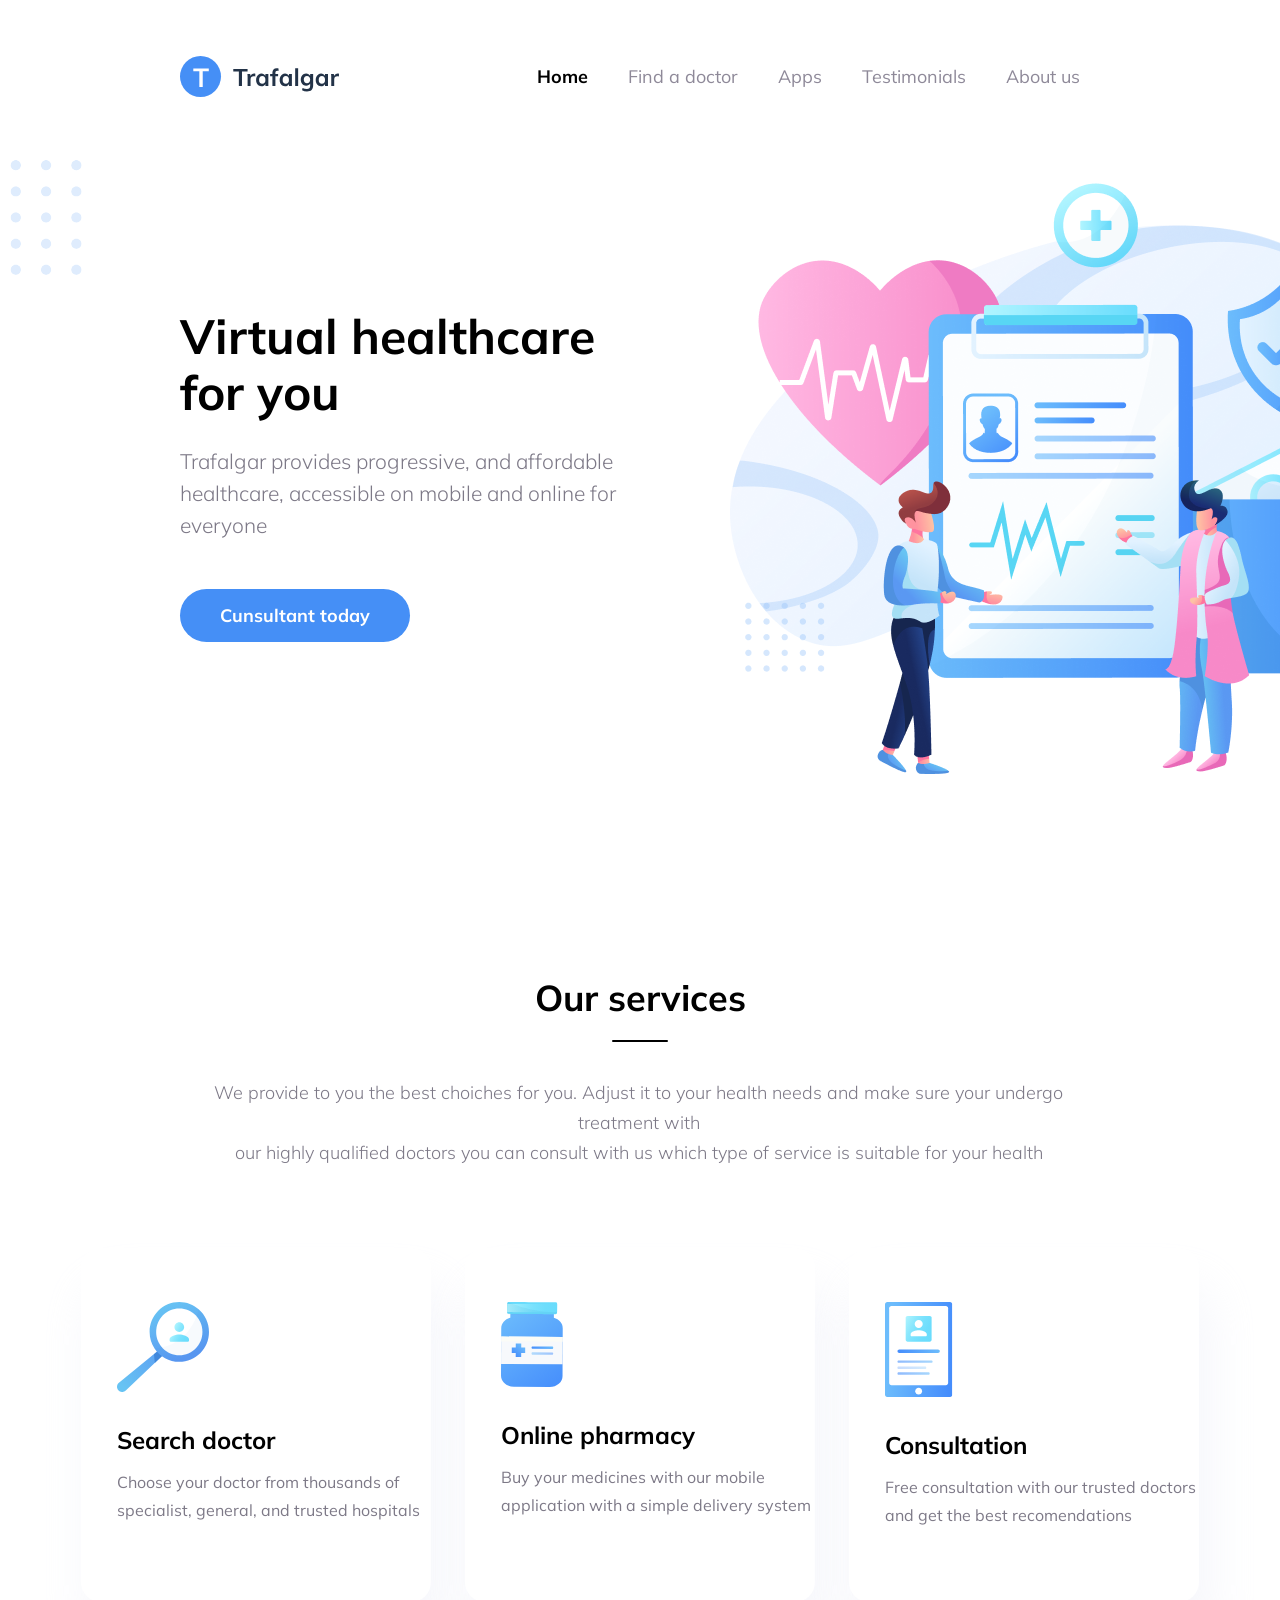
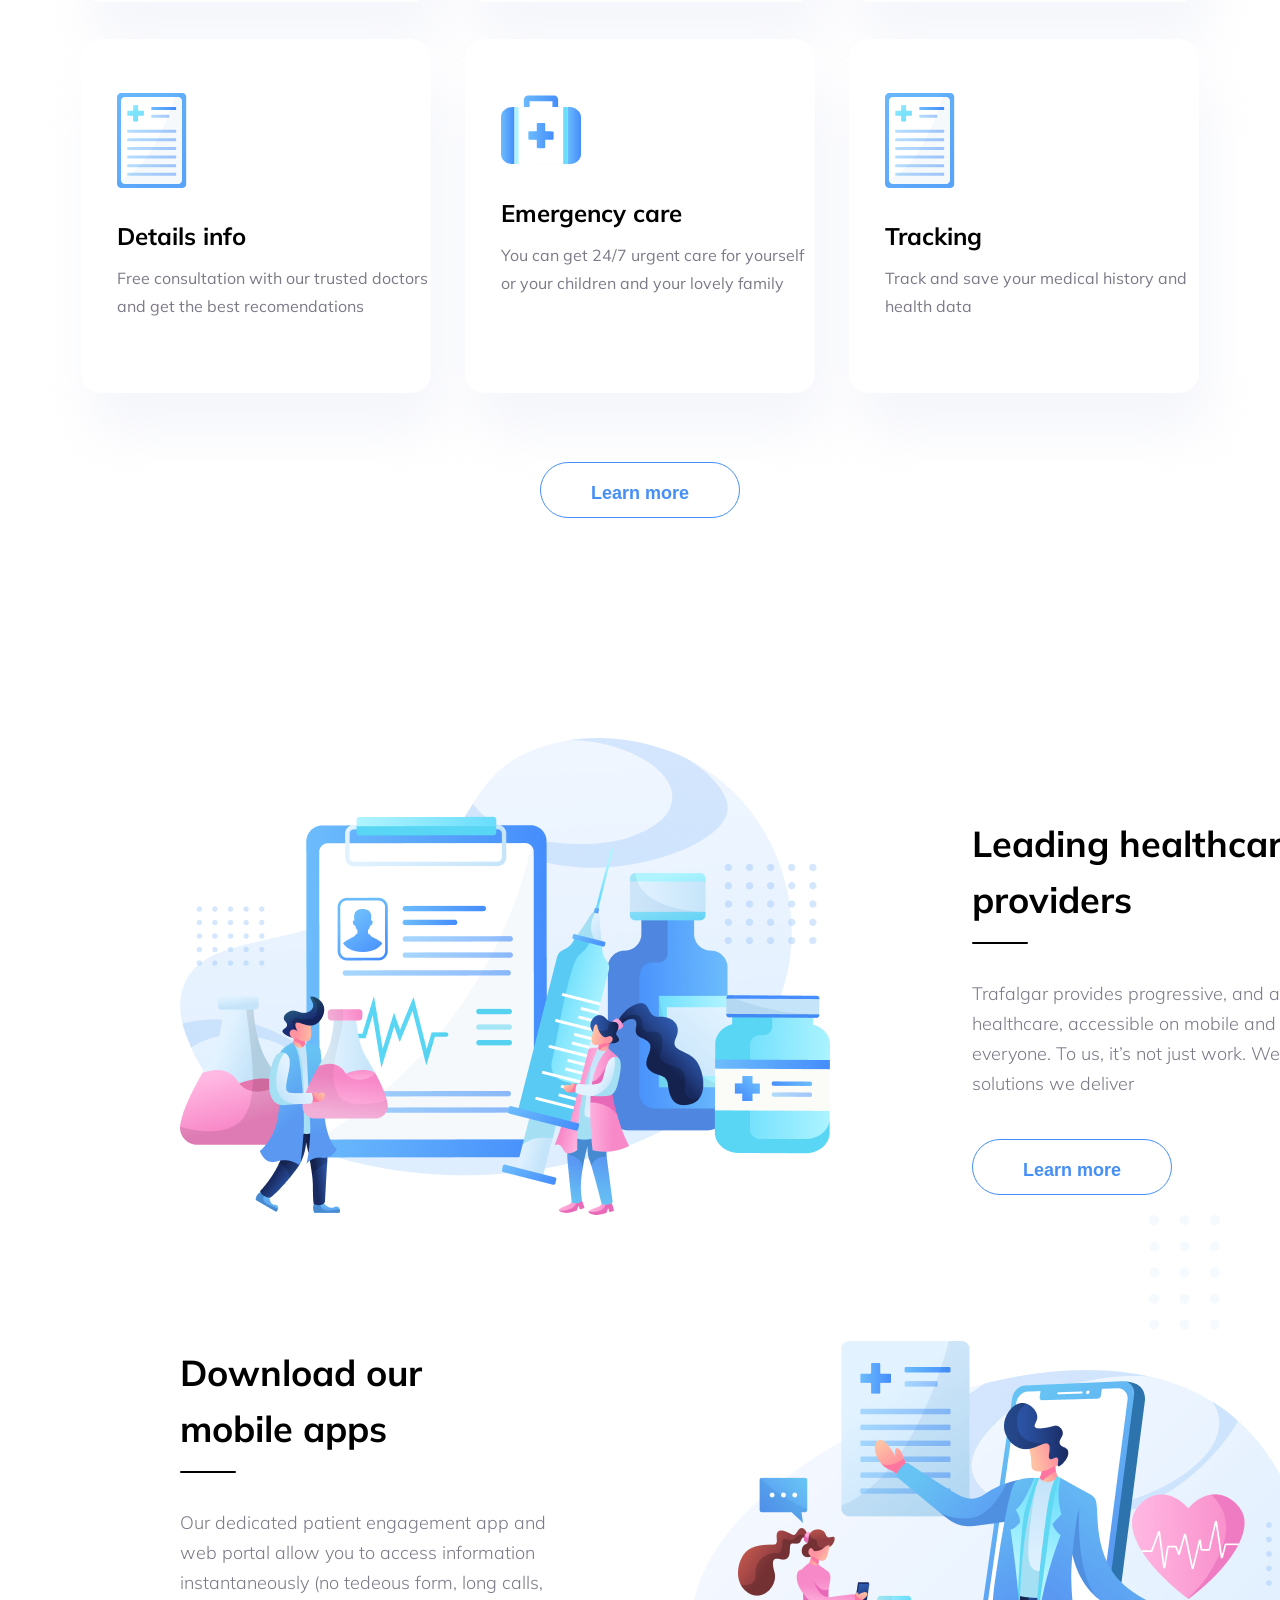
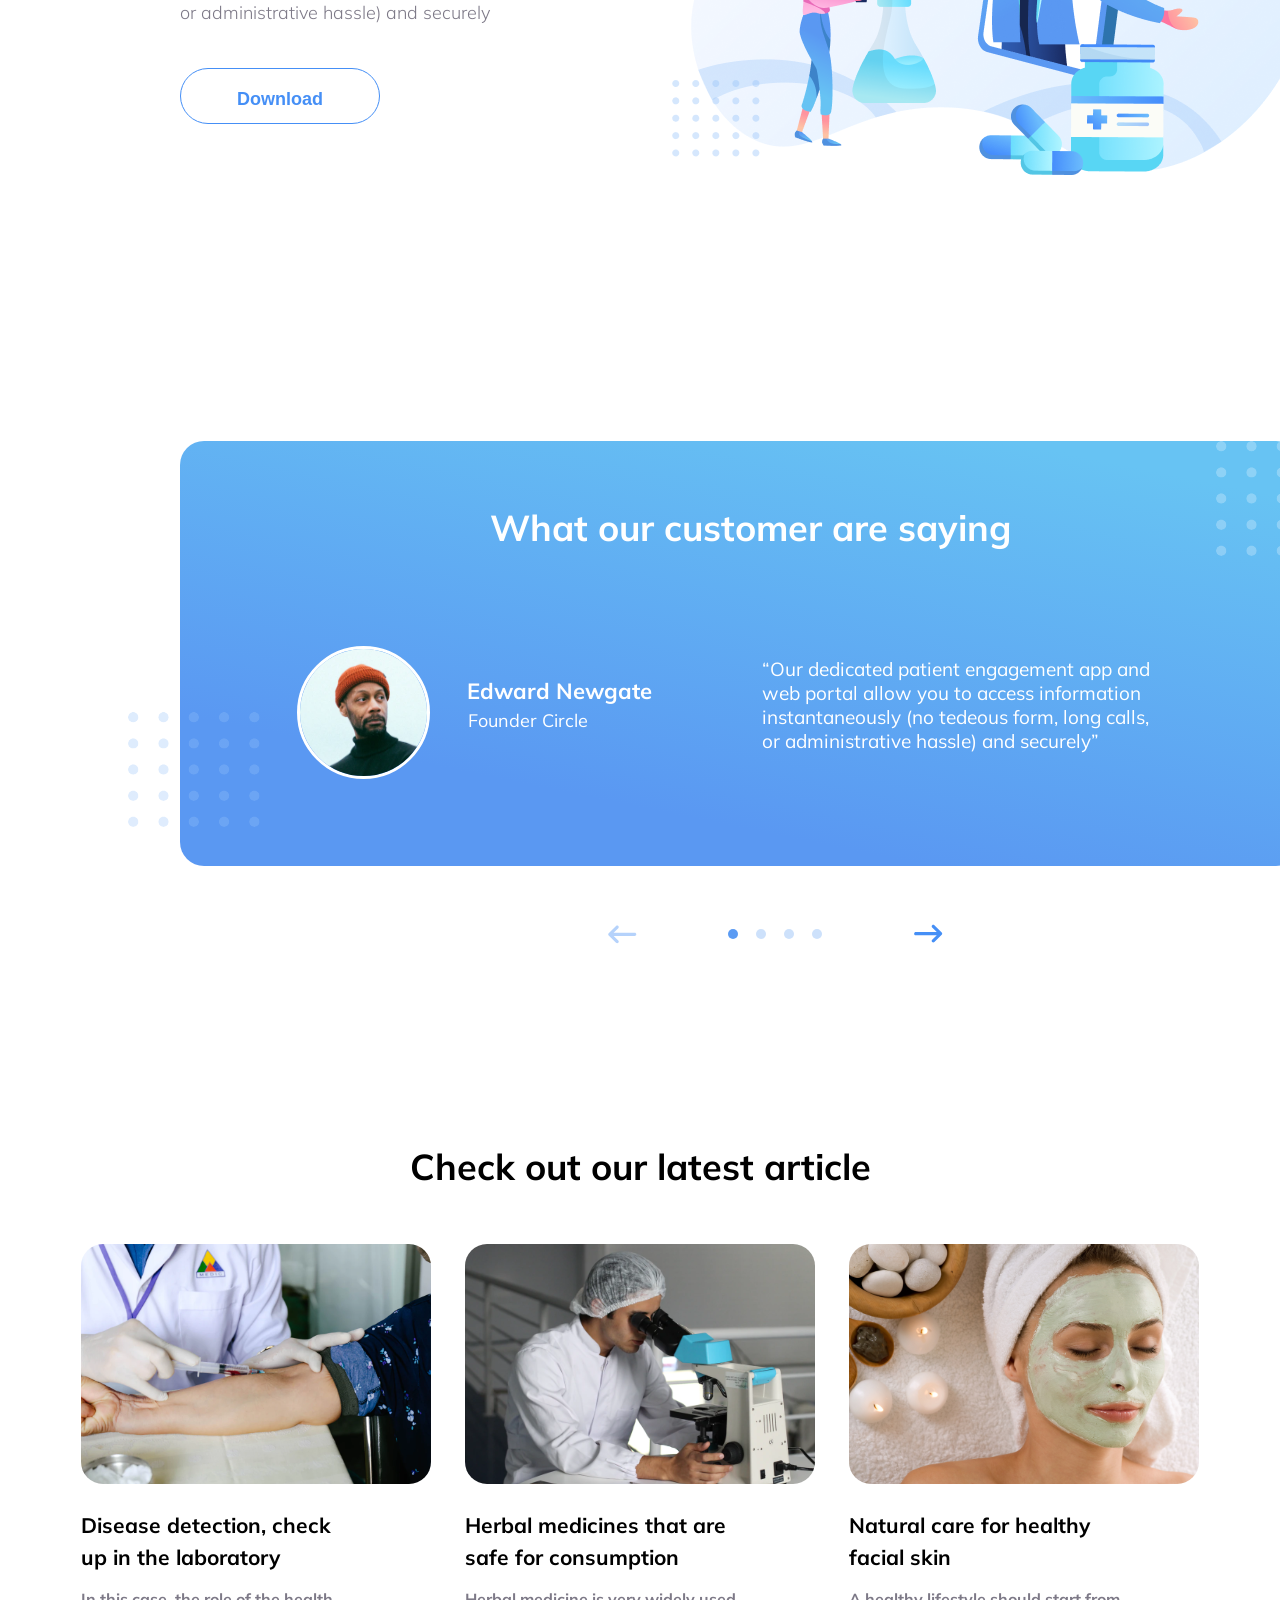
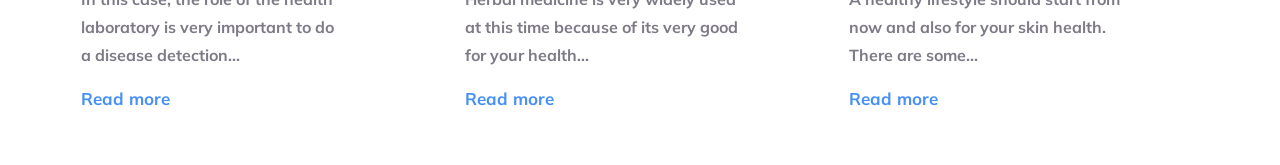
<file: index.html>
<!DOCTYPE html>
<html lang="en">
<head>
    <meta charset="UTF-8">
    <meta http-equiv="X-UA-Compatible" content="IE=edge">
    <meta name="viewport" content="width=device-width, initial-scale=1.0">
    <title>Document</title>
    <link rel="stylesheet" href="style.css">
    <link rel="preconnect" href="https://fonts.googleapis.com">
    <link rel="preconnect" href="https://fonts.gstatic.com" crossorigin>
    <link href="https://fonts.googleapis.com/css2?family=Mulish:wght@300;700&display=swap" rel="stylesheet">
</head>
<body>
    <div class="main">
        <div class="header">
            <div class="logo">
                <img src="images/logo.svg" alt="logo">
            </div>
            <nav class="nav">
                <ul class="nav-items">
                    <li>
                        <a href="#" class="active">Home</a>
                    </li>
                    <li>
                        <a href="#">Find a doctor</a>
                    </li>
                    <li>
                        <a href="#">Apps</a>
                    </li>
                    <li>
                        <a href="#">Testimonials</a>
                    </li>
                    <li>
                        <a href="#">About us</a>
                    </li>
                </ul>
            </nav>
        </div>
        <div class="element">
            <img src="images/element.svg" alt="elements">
        </div>
        <div class="header-items">
            <div class="header-left">
                <h1>Virtual healthcare for you</h1>
                <p>Trafalgar provides progressive, and affordable
                    healthcare, accessible on mobile and online for everyone</p>
                <a href="#" class="btn">Cunsultant today</a>
            </div>
            <div class="header-right">
                <img src="images/illustration.svg" alt="illustration" class="illustration">
            </div>
        </div>
        <section class="service">
            <h1 class="service-title">Our services</h1>
            <div class="service-line"><img src="images/Rectangle.svg" alt="line"></div>
            <div class="service-description">
                <p>We provide to you the best choiches for you.
                    Adjust it to your health needs and make sure your undergo treatment with<br>
                    our highly qualified doctors you can consult with us which type of service
                    is suitable for your health</p>
            </div>
            <div class="services-servicebox">
                <!-- <div class="service-cloud">
                    <img src="images/cloud.svg" alt="">
                </div>  -->
                <div class="services">
                    <img src="images/search.svg" alt="">
                    <h2 class="services-title">Search doctor</h2>
                    <div class="services-description">
                        Choose your doctor from thousands of specialist, general, and trusted hospitals
                    </div>
                </div>
                <div class="services">
                    <img src="images/pharmacy.svg" alt="">
                    <h2 class="services-title">Online pharmacy</h2>
                    <div class="services-description">
                        Buy your medicines with our mobile application with a simple delivery system
                    </div>
                </div>
                <div class="services">
                    <img src="images/consultation.svg" alt="">
                    <h2 class="services-title">Consultation</h2>
                    <div class="services-description">
                        Free consultation with our trusted doctors and get the best recomendations
                    </div>
                </div>
                <div class="services">
                    <img src="images/info.svg" alt="">
                    <h2 class="services-title">Details info</h2>
                    <div class="services-description">
                        Free consultation with our trusted doctors and get the best recomendations
                    </div>
                </div>
                <div class="services">
                    <img src="images/emergency.svg" alt="">
                    <h2 class="services-title">Emergency care</h2>
                    <div class="services-description">
                        You can get 24/7 urgent care for yourself or your children and your lovely family
                    </div>
                </div>
                <div class="services">
                    <img src="images/tracking.svg" alt="">
                    <h2 class="services-title">Tracking</h2>
                    <div class="services-description">
                        Track and save your medical history and health data
                    </div>
                </div>
            </div>
            <button class="service-btn">Learn more</button>
        </section>
        <section class="providers">
            <img class="providers-left" src="images/trafalgar-illustration sec02 1.svg" alt=""></img>
            <div class="providers-right">
                <h1 class="providers-title">
                    Leading healthcare providers
                </h1>
                <dv class="providers-line"><img src="images/Rectangle 11.svg" alt=""></dv>
                <div class="providers-description">
                    Trafalgar provides progressive, and affordable healthcare, accessible on mobile and online for
                    everyone. To us, it’s not just work. We take pride
                    in the solutions we deliver
                </div>
                <button class="providers-btn">Learn more</button>
            </div>
        </section>
        <div class="elements3">
            <img src="images/element3.svg" alt="elements">
        </div>
        <section class="apps">
            <div class="apps-left">
                <h2 class="apps-heading">
                    Download our <br>
                    mobile apps
                </h2>
                <div class="apps-line"><img src="images/Rectangle 12.svg" alt="line"></div>
                <p class="apps-details">
                    Our dedicated patient engagement app and <br>
                    web portal allow you to
                    access information <br> instantaneously
                    (no tedeous form, long calls, <br> or administrative hassle)
                    and securely
                </p>
                <button class="apps-btn">Download</button>
            </div>
            <div class="apps-right">
                <img src="images/apps.svg" alt="apps" class="apps-image">
            </div>
        </section>
        <section class="customers">
            <div class="customer-bg-img">
                <img src="images/Rectangle 13.svg" alt="rectangle">
                <img src="images/Group (3).svg" alt="img" class="customer-right-dot">
                <h2 class="customer-head">What our customer are saying</h2>
                <img src="images/image 1.svg" alt="img" class="customer-img">
                <h3 class="customer-name">Edward Newgate</h3>
                <div class="customer-details">Founder Circle</div>
                <p class="customer-msg">
                    “Our dedicated patient engagement app and <br> web portal
                    allow you to access information <br> instantaneously
                    (no tedeous form, long calls,<br> or administrative hassle)
                    and securely”
                </p>
                <div class="customer-left-dot">
                    <img src="images/Group (4).svg" alt="img">
                </div>
                <div class="customer-arrow">
                    <img src="images/arrow nav.svg" alt="img">
                </div>
            </div>
    </div>
    </section>
    <div class="articles-header">
        <h2 class="articles-title">Check out our latest article</h2>
        <div class="articles">
            <div class="art">
                <div class="articles-box">
                    <img src="images/article1.svg" alt="img" class="articles-img">
                    <h3 class="articles-img-title">Disease detection, check
                        <br> up in the laboratory
                    </h3>
                    <h5 class="articles-img-description">In this case, the role of the
                        health <br> laboratory is very important to do<br>
                        a disease detection...</h5>
                    <a href="" class="articles-btn">Read more</a>
                </div>
                <div class="articles-box">
                    <img src="images/article2.svg" alt="img" class="articles-img">
                    <h3 class="articles-img-title">Herbal medicines that are<br>
                        safe for consumption</h3>
                    <h5 class="articles-img-description">Herbal medicine is very widely
                        used <br> at this time because of its very good <br> for your health...</h5>
                    <a href="" class="articles-btn">Read more</a>
                </div>
                <div class="articles-box">
                    <img src="images/article3.svg" alt="img" class="articles-img">
                    <h3 class="articles-img-title">Natural care for healthy<br>
                        facial skin</h3>
                    <h5 class="articles-img-description">A healthy lifestyle should start from <br>
                        now and also for your skin health.<br>
                        There are some...</h5>
                    <a href="" class="articles-btn">Read more</a>
                </div>
            </div>
        </div>
        <!-- <button class="view-btn">View all</button>  -->
    </div>
    </div>
</body>
</html>
</file>
<file: style.css>
*{
    margin: 0;
    padding: 0;
    box-sizing: border-box;
}
a{
    text-decoration: none;
}
ul{
    list-style-type: none;
}
body{
    font-family: "Mulish", sans-serif;
    height: 100vh;
}
.main{
    max-width: 1600px;
    margin: 0 auto;
    padding: 56px 180px;
}
.header{
    display: flex;
    justify-content: space-between;
    align-items: center;
}
.logo{
    width: 160px;
    height: 40px;
}
.nav-items{
    display: flex;
}
.nav-items li a{
    font-size: 18px;
    line-height: 23px;
    color: #1f1534;
    opacity: 0.5;
    margin: 0 20px;
}
.nav-items li a.active{
    font-weight: bold;
    opacity: 1;
    color: black;
}
.element{
    position: absolute;
    top: 160px;
    left: 0;
    width: 132px;
    height: 115px;
}


.header-items{
    display: flex;
    margin-top: 80px;
    justify-content: space-between;
    align-items: center;
    

}
.header-items .header-left{
    margin-right: 110px;
}
.header-items .header-left h1{
    font-weight: bold;
    font-size: 48px;
    line-height: 56px;
    margin-bottom: 25px;
    width: 430px;
    color: #000000;
}
.header-items .header-left p{
    font-weight: 300;
    font-size: 21px;
    line-height: 32px;
    color: #7d7987;
    margin-bottom: 45px;
    width: 440px;
}
.btn{
    font-weight: bold;
    font-size: 18px;
    line-height: 60px;
    padding: 15px 40px;
    color: #ffffff;
    background: #458ff6;
    border-radius: 55px;
}

.service{
    grid-area: ourServices;
    padding-top: 192px;
    display: flex;
    flex-direction: column;
    justify-content: center;
}
.service-title{
    font-style: normal;
    font-size: 36px;
    line-height: 56px;
    text-align: center;
    margin: 0;
}
.service-line{
    align-self: center;
}
.service-description{
    margin-top: 32px;
    font-weight: 300;
    color: #7d7987;
    margin-left: -3px;
    text-align: center;
    font-size: 18px;
    line-height: 30px;
}

.services-servicebox{
    /* background: url("../images/cloud.svg") no-repeat top -185px left -6.18%,
    url("../images/element2.svg") no-repeat right 30px top 367px; */
    justify-content: center;
    padding-top: 80px;
    display: grid;
    grid-template-columns: 350px 350px 350px;
    grid-gap: 37px 34px;
}

.services{
    box-sizing: border-box;
    width: 350px;
    height: 354px;
    background-color: #ffffff;
    box-shadow: 10px 40px 50px rgba(229, 233, 246, 0.4);
    border-radius: 20px;
    padding: 54px 0 0 36px;
}
.services-title{
    font-size: 24px;
    margin: 29px 0 13px 0;
}
.services-description{
    font-size: 16px;
    line-height: 28px;
    color: #7D7987;
}
.service-btn{
    font-style: normal;
    font-weight: bold;
    font-size: 18px;
    color: #458FF6;
    background: #ffffff;
    line-height: 60px;
    width: 200px;
    height: 56px;
    margin-top: 69px;
    align-self: center;
    border: 1.4px solid #458FF6;
    box-sizing: border-box;
    border-radius: 55px;
}
.providers{

    display: flex;
    max-width: 1273px;
    max-height: 477px;
    left: 135px;
    margin-top: 220px;
}
.providers-left{
    height: 477px;
    width: 650px;
}
.providers-right{
    display: flex;
    flex-direction: column;
    margin-left: 142px;
}
.providers-title{
    width: 481px;
    height: 112px;
    font-size: 36px;
    font-weight: bold;
    color: #000000;
    line-height: 56px;
    margin-top: 78px;
}
.providers-line{
    align-self: auto;
}
.providers-description{
    color: #7D7987;
    font-weight: 300;
    font-size: 18px;
    margin-top: 31px;
    max-width: 450px;
    max-height: 120px;
    line-height: 30px;
}
.providers-btn{
    width: 200px;
    height: 56px;
    margin-top: 40px;
    border: 1.4px solid #458FF6;
    box-sizing: border-box;
    border-radius: 55px;
    background: #ffffff;
    color: #458ff6;
    font-size: 18px;
    line-height: 60px;
    font-weight: bold;
}
.elements3{
    position: absolute;
    right: 0;
    width: 131px;
    height:115px;
    opacity:30%;

}
.apps{
    display: flex;
    align-items: center;
    justify-content: space-between;
}
.apps-heading{
    width: 481px;
    height: 112px;
    font-size: 36px;
    font-weight: bold;
    color: #000000;
    line-height: 56px;
    margin-top: 78px;
}
.apps-line{
    align-self: auto;
}

.apps-details{
    color: #7D7987;
    font-weight: 300;
    font-size: 18px;
    margin-top: 31px;
    max-width: 420px;
    max-height: 120px;
    line-height: 30px;

}
.apps-btn{
    width: 200px;
    height: 56px;
    margin-top: 40px;
    border: 1.4px solid #458FF6;
    box-sizing: border-box;
    border-radius: 55px;
    background: #ffffff;
    color: #458ff6;
    font-size: 18px;
    line-height: 60px;
    font-weight: bold;
}
.apps-right{
    height: 434px;
    width: 660px;
    margin-top: 126px;
}
.customer-bg-img{
    /* image: url("../images/image 1.svg") no-repeat top -185px left -6.18%; */
    margin-top: 266px;
    width: 1120px;
    height: 425px;
    border-radius: 24px;
    position: relative;
    color: white;

}
.customer-right-dot{
    position: absolute;
    left:1036px ;

}
.customer-head{
    position: absolute;
    top: 64px;
    left: 310px;
    font-size: 36px;
    font-weight: 700px;
}
.customer-img{
    position: absolute;
    width: 133px;
    height: 133px;
    border-radius: 82px;
    border: 3px solid ;
    left: 117px;
    top: 205px;

}

.customer-msg{
    position: absolute;
    top: 216px;
    left: 582px;
    font-size: 19px;
}
.customer-name{
    position: absolute;
    top: 236px;
    left: 287px;
    font-size: 22px;
}
.customer-details{
    position: absolute;
    top: 268px;
    left: 288px;
    font-size: 18px;
}
.customer-left-dot{
    position: absolute;
    right:1040px ;
    top: 271px;
    /* opacity: 30; */

}
.customer-arrow{
    position:absolute;
    left: 427px;
    top: 483px;
}
.articles-title{
    position: relative;
    top: 222px;
    text-align: center;
    font-size: 36px;
}
/* .articles-rectangle{
    position: absolute;
    left: 772px;
    top: 26px;
}  */
.articles{
    display: flex;
    justify-content: center;
    margin-top: 223px;
}
.art{
    display: flex;
    border-radius: 20px;
    padding: 54px 0  36px;
    left: 233px;
    top: 733px;
    grid-gap: 37px 34px;
}
.articles-box{
    max-width: 350px;
    max-height: 512px;
}
.articles-img{
    border-radius: 22px;
}
.articles-img-title{
    line-height: 32px;
    font-size: 21px;
    font-weight: bold;
    color: #000000;
    margin-top: 21px;
}
.articles-img-description{
    line-height: 28px;
    font-size: 16px;
    font-weight: 600px;
    color:  #7D7987;
    margin-top: 12px;
}
.articles-btn{
font-style: normal;
font-weight: bold;
font-size: 17px;
color: #458FF6;
background: #ffffff;
line-height: 60px;
width: 200px;
height: 56px;
margin-top: 25px;
}
.view-btn{
    font-style: normal;
    font-weight: bold;
    font-size: 18px;
    color: #458FF6;
    background: #ffffff;
    line-height: 60px;
    width: 200px;
    height: 56px;
    margin-top: 69px;
    align-self: center;
    border: 1.4px solid #458FF6;
    box-sizing: border-box;
    border-radius: 55px;
    margin-left: 509px;
}
</file>
